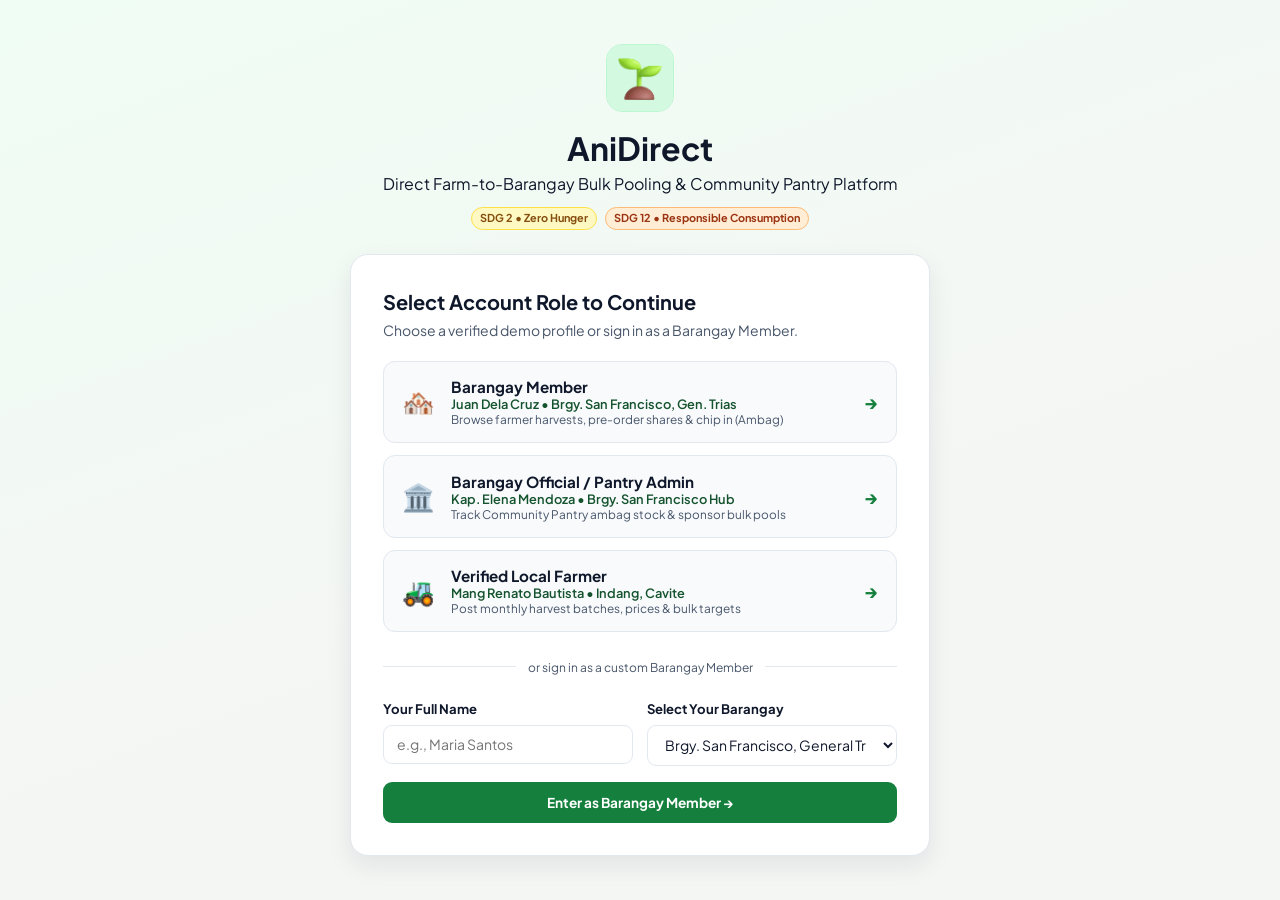
<file: login.html>
<!DOCTYPE html>
<html lang="en">
<head>
  <meta charset="UTF-8" />
  <meta name="viewport" content="width=device-width, initial-scale=1.0" />
  <title>AniDirect — Sign In</title>
  <link rel="preconnect" href="https://fonts.googleapis.com" />
  <link rel="preconnect" href="https://fonts.gstatic.com" crossorigin />
  <link href="https://fonts.googleapis.com/css2?family=Plus+Jakarta+Sans:wght@400;500;600;700;800&display=swap" rel="stylesheet" />
  <link rel="stylesheet" href="style.css" />
</head>
<body class="login-body">
  <div class="login-wrapper">
    <div class="login-header">
      <img src="logo.png" alt="AniDirect Logo" class="logo-mark large" />
      <h1>AniDirect</h1>
      <p>Direct Farm-to-Barangay Bulk Pooling &amp; Community Pantry Platform</p>
      <div class="sdg-row">
        <span class="sdg-pill">SDG 2 • Zero Hunger</span>
        <span class="sdg-pill alt">SDG 12 • Responsible Consumption</span>
      </div>
    </div>

    <div class="login-card">
      <h2>Select Account Role to Continue</h2>
      <p class="subtitle">Choose a verified demo profile or sign in as a Barangay Member.</p>

      <!-- Quick Role Cards for Instant Hackathon Demo -->
      <div class="role-cards">
        <button class="role-select-card" onclick="loginAsPreset('member-sf')">
          <span class="role-icon">🏘️</span>
          <div class="role-info">
            <strong>Barangay Member</strong>
            <span>Juan Dela Cruz • Brgy. San Francisco, Gen. Trias</span>
            <small>Browse farmer harvests, pre-order shares &amp; chip in (Ambag)</small>
          </div>
          <span class="arrow">→</span>
        </button>

        <button class="role-select-card" onclick="loginAsPreset('barangay-sf')">
          <span class="role-icon">🏛️</span>
          <div class="role-info">
            <strong>Barangay Official / Pantry Admin</strong>
            <span>Kap. Elena Mendoza • Brgy. San Francisco Hub</span>
            <small>Track Community Pantry ambag stock &amp; sponsor bulk pools</small>
          </div>
          <span class="arrow">→</span>
        </button>

        <button class="role-select-card" onclick="loginAsPreset('farmer-renato')">
          <span class="role-icon">🚜</span>
          <div class="role-info">
            <strong>Verified Local Farmer</strong>
            <span>Mang Renato Bautista • Indang, Cavite</span>
            <small>Post monthly harvest batches, prices &amp; bulk targets</small>
          </div>
          <span class="arrow">→</span>
        </button>
      </div>

      <div class="divider"><span>or sign in as a custom Barangay Member</span></div>

      <form onsubmit="handleCustomMemberLogin(event)" class="custom-login-form">
        <div class="form-row">
          <div class="form-group">
            <label>Your Full Name</label>
            <input type="text" id="customName" placeholder="e.g., Maria Santos" required />
          </div>
          <div class="form-group">
            <label>Select Your Barangay</label>
            <select id="customBarangay">
              <option value="Brgy. San Francisco, General Trias">Brgy. San Francisco, General Trias</option>
              <option value="Brgy. Poblacion I, Indang">Brgy. Poblacion I, Indang</option>
              <option value="Brgy. Kaybagal South, Tagaytay">Brgy. Kaybagal South, Tagaytay</option>
            </select>
          </div>
        </div>
        <button type="submit" class="order-btn full-btn">Enter as Barangay Member →</button>
      </form>
    </div>
  </div>

  <script src="js/storage.js"></script>
  <script>
    function loginAsPreset(accountId) {
      setCurrentUserById(accountId);
      redirectUserByRole();
    }

    function handleCustomMemberLogin(e) {
      e.preventDefault();
      const name = document.getElementById("customName").value.trim();
      const barangay = document.getElementById("customBarangay").value;
      setCustomMemberUser(name, barangay);
      window.location.href = "index.html";
    }
  </script>
</body>
</html>
</file>
<file: style.css>
:root {
  --primary: #15803d;
  --primary-dark: #14532d;
  --primary-light: #dcfce7;
  --accent: #d97706;
  --accent-light: #fef3c7;
  --bg: #f4f6f4;
  --card-bg: #ffffff;
  --text: #0f172a;
  --muted: #475569;
  --border: #e2e8f0;
  --shadow-sm: 0 2px 8px rgba(15, 23, 42, 0.05);
  --shadow-md: 0 10px 25px rgba(15, 23, 42, 0.08);
}

* {
  box-sizing: border-box;
  margin: 0;
  padding: 0;
  font-family: "Plus Jakarta Sans", -apple-system, BlinkMacSystemFont, sans-serif;
}

body {
  background-color: var(--bg);
  color: var(--text);
  line-height: 1.5;
  padding-bottom: 3rem;
}

.hidden {
  display: none !important;
}

/* Navbar */
.navbar {
  background: rgba(255, 255, 255, 0.95);
  backdrop-filter: blur(8px);
  border-bottom: 1px solid var(--border);
  padding: 0.9rem 1.5rem;
  position: sticky;
  top: 0;
  z-index: 20;
}

.nav-container {
  max-width: 1160px;
  margin: 0 auto;
  display: flex;
  flex-wrap: wrap;
  justify-content: space-between;
  align-items: center;
  gap: 1rem;
}

.brand {
  display: flex;
  align-items: center;
  gap: 0.75rem;
}

.logo-mark {
  width: 44px;
  height: 44px;
  object-fit: cover;
  border-radius: 12px;
  background: #cdfce0;
  border: 1px solid #bbf7d0;
  display: block;
}

.logo-mark.large {
  width: 68px;
  height: 68px;
  border-radius: 16px;
  margin: 0 auto 0.75rem;
}

.brand-title-row {
  display: flex;
  align-items: center;
  flex-wrap: wrap;
  gap: 0.5rem;
}

.brand h1 {
  font-size: 1.35rem;
  font-weight: 800;
  color: var(--primary-dark);
  letter-spacing: -0.02em;
}

.sdg-pill {
  font-size: 0.68rem;
  font-weight: 700;
  background: #fef9c3;
  color: #854d0e;
  padding: 0.15rem 0.5rem;
  border-radius: 999px;
  border: 1px solid #fde047;
}

.sdg-pill.alt {
  background: #ffedd5;
  color: #9a3412;
  border-color: #fdba74;
}

.brand p {
  font-size: 0.78rem;
  color: var(--muted);
}

.nav-actions {
  display: flex;
  align-items: center;
  gap: 0.75rem;
  flex-wrap: wrap;
}

.role-switcher {
  background: var(--bg);
  padding: 0.25rem;
  border-radius: 10px;
  border: 1px solid var(--border);
  display: flex;
  gap: 0.25rem;
}

.tab-btn {
  text-decoration: none;
  display: inline-block;
  padding: 0.5rem 0.95rem;
  border-radius: 8px;
  border: none;
  background: transparent;
  color: var(--muted);
  font-weight: 600;
  font-size: 0.85rem;
  cursor: pointer;
  transition: all 0.2s;
}

.tab-btn.active {
  background: var(--primary);
  color: white;
  box-shadow: 0 2px 6px rgba(21, 128, 61, 0.25);
}

.switch-account-btn {
  text-decoration: none;
  background: #f1f5f9;
  color: var(--text);
  border: 1px solid var(--border);
  padding: 0.45rem 0.75rem;
  border-radius: 8px;
  font-size: 0.78rem;
  font-weight: 700;
}

.switch-account-btn:hover {
  background: #e2e8f0;
}

.reset-btn {
  background: white;
  border: 1px solid var(--border);
  color: var(--muted);
  padding: 0.45rem 0.75rem;
  border-radius: 8px;
  font-size: 0.75rem;
  font-weight: 600;
  cursor: pointer;
  transition: all 0.2s;
}

.reset-btn:hover {
  border-color: #fca5a5;
  color: #dc2626;
  background: #fef2f2;
}

/* Highlighted Logged-in User Name */
.user-highlight {
  background: #fef08a;
  color: #14532d;
  font-weight: 800;
  padding: 0.1rem 0.45rem;
  border-radius: 6px;
  border: 1px solid #fde047;
}

.impact-banner .user-highlight {
  background: #fde047;
  color: #14532d;
  border: none;
  box-shadow: 0 2px 6px rgba(0, 0, 0, 0.15);
}

/* Impact Hero Banner */
.impact-banner {
  background: linear-gradient(135deg, #14532d 0%, #166534 60%, #15803d 100%);
  color: white;
  padding: 1.75rem 1.5rem;
}

.impact-container {
  max-width: 1160px;
  margin: 0 auto;
  display: flex;
  flex-wrap: wrap;
  justify-content: space-between;
  align-items: center;
  gap: 1.5rem;
}

.impact-intro {
  max-width: 500px;
}

.hub-tag {
  display: inline-block;
  background: rgba(255, 255, 255, 0.15);
  padding: 0.25rem 0.7rem;
  border-radius: 999px;
  font-size: 0.75rem;
  font-weight: 600;
  margin-bottom: 0.5rem;
}

.impact-intro h2 {
  font-size: 1.3rem;
  font-weight: 700;
  line-height: 1.35;
}

.impact-stats {
  display: flex;
  flex-wrap: wrap;
  gap: 0.85rem;
}

.stat-box {
  background: rgba(255, 255, 255, 0.12);
  backdrop-filter: blur(6px);
  border: 1px solid rgba(255, 255, 255, 0.2);
  padding: 0.8rem 1.05rem;
  border-radius: 12px;
  min-width: 145px;
}

.stat-value {
  font-size: 1.3rem;
  font-weight: 800;
  display: block;
}

.stat-label {
  font-size: 0.72rem;
  opacity: 0.9;
}

/* Main Container */
.container {
  max-width: 1160px;
  margin: 2rem auto;
  padding: 0 1.5rem;
}

.section-header {
  display: flex;
  flex-wrap: wrap;
  justify-content: space-between;
  align-items: flex-end;
  gap: 1rem;
  margin-bottom: 1.5rem;
}

.section-header h2 {
  font-size: 1.35rem;
  font-weight: 800;
}

.subtitle {
  font-size: 0.875rem;
  color: var(--muted);
}

.filter-group {
  display: flex;
  align-items: center;
  gap: 0.5rem;
  font-size: 0.85rem;
  font-weight: 600;
}

select,
input[type="text"],
input[type="number"] {
  padding: 0.6rem 0.8rem;
  border: 1px solid var(--border);
  border-radius: 9px;
  font-size: 0.875rem;
  background: white;
  color: var(--text);
}

select:focus,
input:focus {
  outline: 2px solid var(--primary-light);
  border-color: var(--primary);
}

/* Harvest Cards Grid */
.grid {
  display: grid;
  grid-template-columns: repeat(auto-fill, minmax(335px, 1fr));
  gap: 1.5rem;
}

.card {
  background: var(--card-bg);
  border: 1px solid var(--border);
  border-radius: 16px;
  overflow: hidden;
  display: flex;
  flex-direction: column;
  box-shadow: var(--shadow-sm);
  transition: transform 0.2s ease, box-shadow 0.2s ease;
}

.card:hover {
  transform: translateY(-3px);
  box-shadow: var(--shadow-md);
}

.card-img-wrap {
  position: relative;
  height: 180px;
}

.card-img {
  width: 100%;
  height: 100%;
  object-fit: cover;
}

.status-ribbon {
  position: absolute;
  top: 12px;
  right: 12px;
  background: rgba(15, 23, 42, 0.78);
  color: white;
  font-size: 0.72rem;
  font-weight: 700;
  padding: 0.3rem 0.65rem;
  border-radius: 999px;
  backdrop-filter: blur(4px);
}

.status-ribbon.locked {
  background: var(--accent);
}

.card-body {
  padding: 1.25rem;
  display: flex;
  flex-direction: column;
  flex: 1;
}

.card-meta {
  display: flex;
  justify-content: space-between;
  align-items: center;
  margin-bottom: 0.45rem;
}

.badge {
  background: var(--primary-light);
  color: var(--primary-dark);
  font-size: 0.72rem;
  font-weight: 700;
  padding: 0.2rem 0.6rem;
  border-radius: 6px;
}

.location {
  font-size: 0.78rem;
  font-weight: 500;
  color: var(--muted);
}

.card h3 {
  font-size: 1.18rem;
  font-weight: 700;
  margin-bottom: 0.15rem;
}

.farmer-name {
  font-size: 0.82rem;
  color: var(--muted);
  margin-bottom: 0.9rem;
}

/* Price Comparison Box */
.price-box {
  background: #f8fafc;
  border: 1px solid var(--border);
  padding: 0.7rem 0.85rem;
  border-radius: 10px;
  display: flex;
  justify-content: space-between;
  align-items: center;
  margin-bottom: 0.85rem;
}

.bulk-price {
  font-size: 1.4rem;
  font-weight: 800;
  color: var(--primary);
}

.bulk-price span {
  font-size: 0.82rem;
  font-weight: 600;
  color: var(--muted);
}

.market-compare {
  text-align: right;
}

.old-price {
  font-size: 0.74rem;
  text-decoration: line-through;
  color: #94a3b8;
  display: block;
}

.savings-pill {
  display: inline-block;
  margin-top: 0.15rem;
  background: var(--primary-light);
  color: var(--primary-dark);
  font-size: 0.72rem;
  font-weight: 700;
  padding: 0.12rem 0.45rem;
  border-radius: 5px;
}

/* Community Pantry Ambag Box */
.ambag-box {
  background: #f0fdf4;
  border: 1px solid #bbf7d0;
  padding: 0.65rem 0.85rem;
  border-radius: 10px;
  margin-bottom: 0.95rem;
  display: flex;
  justify-content: space-between;
  align-items: center;
  gap: 0.5rem;
}

.ambag-title {
  display: block;
  font-size: 0.78rem;
  font-weight: 700;
  color: #166534;
}

.ambag-sub {
  font-size: 0.7rem;
  color: #15803d;
}

.ambag-btn {
  background: #16a34a;
  color: white;
  border: none;
  padding: 0.4rem 0.7rem;
  border-radius: 7px;
  font-size: 0.75rem;
  font-weight: 700;
  cursor: pointer;
  white-space: nowrap;
  transition: background 0.2s;
}

.ambag-btn:hover {
  background: #15803d;
}

/* Pool Progress Bar */
.pool-section {
  margin-bottom: 1.1rem;
}

.pool-labels {
  display: flex;
  justify-content: space-between;
  font-size: 0.82rem;
  font-weight: 700;
  margin-bottom: 0.4rem;
}

.progress-track {
  width: 100%;
  height: 11px;
  background: #e2e8f0;
  border-radius: 999px;
  overflow: hidden;
}

.progress-fill {
  height: 100%;
  background: linear-gradient(90deg, #16a34a, #15803d);
  border-radius: 999px;
  transition: width 0.5s cubic-bezier(0.4, 0, 0.2, 1);
}

.progress-fill.locked {
  background: linear-gradient(90deg, #f59e0b, #d97706);
}

.pool-note {
  font-size: 0.75rem;
  color: var(--muted);
  margin-top: 0.45rem;
}

.pool-note.success {
  color: #b45309;
  font-weight: 600;
}

/* Pre-order Input */
.order-row {
  margin-top: auto;
  padding-top: 0.9rem;
  border-top: 1px solid var(--border);
  display: flex;
  gap: 0.5rem;
}

.order-row input {
  width: 90px;
  font-weight: 600;
}

.order-btn {
  flex: 1;
  background: var(--primary);
  color: white;
  border: none;
  border-radius: 9px;
  font-weight: 700;
  font-size: 0.85rem;
  cursor: pointer;
  transition: background 0.2s;
}

.order-btn:hover {
  background: var(--primary-dark);
}

.full-btn {
  width: 100%;
  padding: 0.75rem;
}

/* Farmer View Layout */
.farmer-layout {
  display: grid;
  grid-template-columns: 1.4fr 1fr;
  gap: 1.5rem;
  align-items: start;
}

@media (max-width: 820px) {
  .farmer-layout {
    grid-template-columns: 1fr;
  }
}

.form-card {
  background: var(--card-bg);
  padding: 2rem;
  border-radius: 16px;
  border: 1px solid var(--border);
  box-shadow: var(--shadow-sm);
}

.form-header {
  margin-bottom: 1.25rem;
}

.farmer-badge {
  display: inline-block;
  background: var(--accent-light);
  color: #92400e;
  font-size: 0.72rem;
  font-weight: 700;
  padding: 0.2rem 0.6rem;
  border-radius: 6px;
  margin-bottom: 0.4rem;
}

.form-group {
  margin-bottom: 1rem;
}

.form-group label {
  display: block;
  font-size: 0.82rem;
  font-weight: 700;
  margin-bottom: 0.35rem;
}

.form-group input,
.form-group select {
  width: 100%;
}

.form-row {
  display: grid;
  grid-template-columns: 1fr 1fr;
  gap: 0.85rem;
}

.form-row.three-col {
  grid-template-columns: 1fr 1fr 1fr;
}

.upload-box {
  border: 1.5px dashed #cbd5e1;
  padding: 0.85rem;
  border-radius: 10px;
  background: #f8fafc;
}

.photo-preview {
  width: 100%;
  height: 140px;
  object-fit: cover;
  border-radius: 8px;
  margin-top: 0.65rem;
}

.submit-btn {
  width: 100%;
  padding: 0.85rem;
  background: var(--accent);
  color: white;
  border: none;
  border-radius: 10px;
  font-weight: 700;
  font-size: 0.95rem;
  cursor: pointer;
  margin-top: 0.5rem;
  transition: opacity 0.2s;
}

.submit-btn:hover {
  opacity: 0.92;
}

.farmer-info-card {
  background: #14532d;
  color: white;
  padding: 1.75rem;
  border-radius: 16px;
}

.farmer-info-card h3 {
  font-size: 1.15rem;
  margin-bottom: 1rem;
}

.benefit-list {
  list-style: none;
  display: flex;
  flex-direction: column;
  gap: 1rem;
}

.benefit-list li strong {
  display: block;
  font-size: 0.92rem;
  color: #86efac;
}

.benefit-list li span {
  font-size: 0.82rem;
  opacity: 0.9;
}

/* Modal */
.modal-backdrop {
  position: fixed;
  inset: 0;
  background: rgba(15, 23, 42, 0.55);
  backdrop-filter: blur(4px);
  display: grid;
  place-items: center;
  padding: 1rem;
  z-index: 50;
}

.modal-card {
  background: white;
  width: 100%;
  max-width: 450px;
  border-radius: 16px;
  overflow: hidden;
  box-shadow: 0 20px 40px rgba(0, 0, 0, 0.2);
}

.modal-header {
  padding: 1.1rem 1.35rem;
  border-bottom: 1px solid var(--border);
  display: flex;
  justify-content: space-between;
  align-items: center;
}

.close-modal {
  background: none;
  border: none;
  font-size: 1.1rem;
  cursor: pointer;
  color: var(--muted);
}

.modal-body {
  padding: 1.35rem;
}

.receipt-row {
  display: flex;
  justify-content: space-between;
  font-size: 0.88rem;
  margin-bottom: 0.55rem;
}

.ambag-addon-box {
  background: #f0fdf4;
  border: 1px solid #86efac;
  padding: 0.75rem;
  border-radius: 10px;
  margin: 0.85rem 0;
}

.ambag-addon-label {
  display: flex;
  align-items: center;
  gap: 0.5rem;
  font-size: 0.82rem;
  font-weight: 700;
  color: #14532d;
  cursor: pointer;
}

.ambag-addon-note {
  font-size: 0.72rem;
  color: #166534;
  margin-top: 0.25rem;
  margin-left: 1.35rem;
}

.receipt-total {
  border-top: 1px solid var(--border);
  padding-top: 0.75rem;
  margin-top: 0.75rem;
  font-weight: 800;
  font-size: 1.05rem;
  display: flex;
  justify-content: space-between;
}

.escrow-note {
  background: #eff6ff;
  border: 1px solid #bfdbfe;
  color: #1e40af;
  font-size: 0.76rem;
  padding: 0.7rem;
  border-radius: 10px;
  margin: 0.85rem 0;
}

.confirm-pay-btn {
  width: 100%;
  padding: 0.8rem;
  background: #007dfe;
  color: white;
  border: none;
  border-radius: 10px;
  font-weight: 700;
  font-size: 0.92rem;
  cursor: pointer;
}

.confirm-pay-btn.ambag-confirm {
  background: var(--primary);
}

/* Login Page */
.login-body {
  min-height: 100vh;
  display: grid;
  place-items: center;
  padding: 1.5rem;
  background: linear-gradient(160deg, #f0fdf4 0%, #f4f6f4 60%);
}

.login-wrapper {
  width: 100%;
  max-width: 580px;
}

.login-header {
  text-align: center;
  margin-bottom: 1.5rem;
}

.sdg-row {
  display: flex;
  justify-content: center;
  gap: 0.5rem;
  margin-top: 0.65rem;
}

.login-card {
  background: white;
  border: 1px solid var(--border);
  border-radius: 18px;
  padding: 2rem;
  box-shadow: var(--shadow-md);
}

.login-card h2 {
  font-size: 1.25rem;
  margin-bottom: 0.2rem;
}

.role-cards {
  display: flex;
  flex-direction: column;
  gap: 0.75rem;
  margin-top: 1.25rem;
}

.role-select-card {
  display: flex;
  align-items: center;
  gap: 1rem;
  width: 100%;
  text-align: left;
  background: #f8fafc;
  border: 1.5px solid var(--border);
  padding: 0.95rem 1.1rem;
  border-radius: 12px;
  cursor: pointer;
  transition: all 0.2s;
}

.role-select-card:hover {
  border-color: var(--primary);
  background: #f0fdf4;
  transform: translateX(3px);
}

.role-icon {
  font-size: 1.65rem;
}

.role-info {
  flex: 1;
}

.role-info strong {
  display: block;
  font-size: 0.95rem;
  color: var(--text);
}

.role-info span {
  display: block;
  font-size: 0.8rem;
  font-weight: 600;
  color: var(--primary-dark);
}

.role-info small {
  display: block;
  font-size: 0.74rem;
  color: var(--muted);
}

.arrow {
  font-weight: 800;
  color: var(--primary);
  font-size: 1.1rem;
}

.divider {
  text-align: center;
  margin: 1.35rem 0;
  position: relative;
}

.divider::before {
  content: "";
  position: absolute;
  left: 0;
  right: 0;
  top: 50%;
  height: 1px;
  background: var(--border);
}

.divider span {
  position: relative;
  background: white;
  padding: 0 0.75rem;
  font-size: 0.75rem;
  color: var(--muted);
}

/* Barangay Manifest Table */
.manifest-table {
  width: 100%;
  border-collapse: collapse;
  font-size: 0.85rem;
}

.manifest-table th,
.manifest-table td {
  text-align: left;
  padding: 0.85rem 0.75rem;
  border-bottom: 1px solid var(--border);
}

.manifest-table th {
  font-size: 0.75rem;
  text-transform: uppercase;
  color: var(--muted);
  background: #f8fafc;
}

/* Toast */
.toast {
  position: fixed;
  bottom: 24px;
  right: 24px;
  background: #0f172a;
  color: white;
  padding: 0.85rem 1.25rem;
  border-radius: 12px;
  font-size: 0.875rem;
  font-weight: 600;
  box-shadow: 0 10px 25px rgba(0, 0, 0, 0.2);
  z-index: 60;
}
</file>
